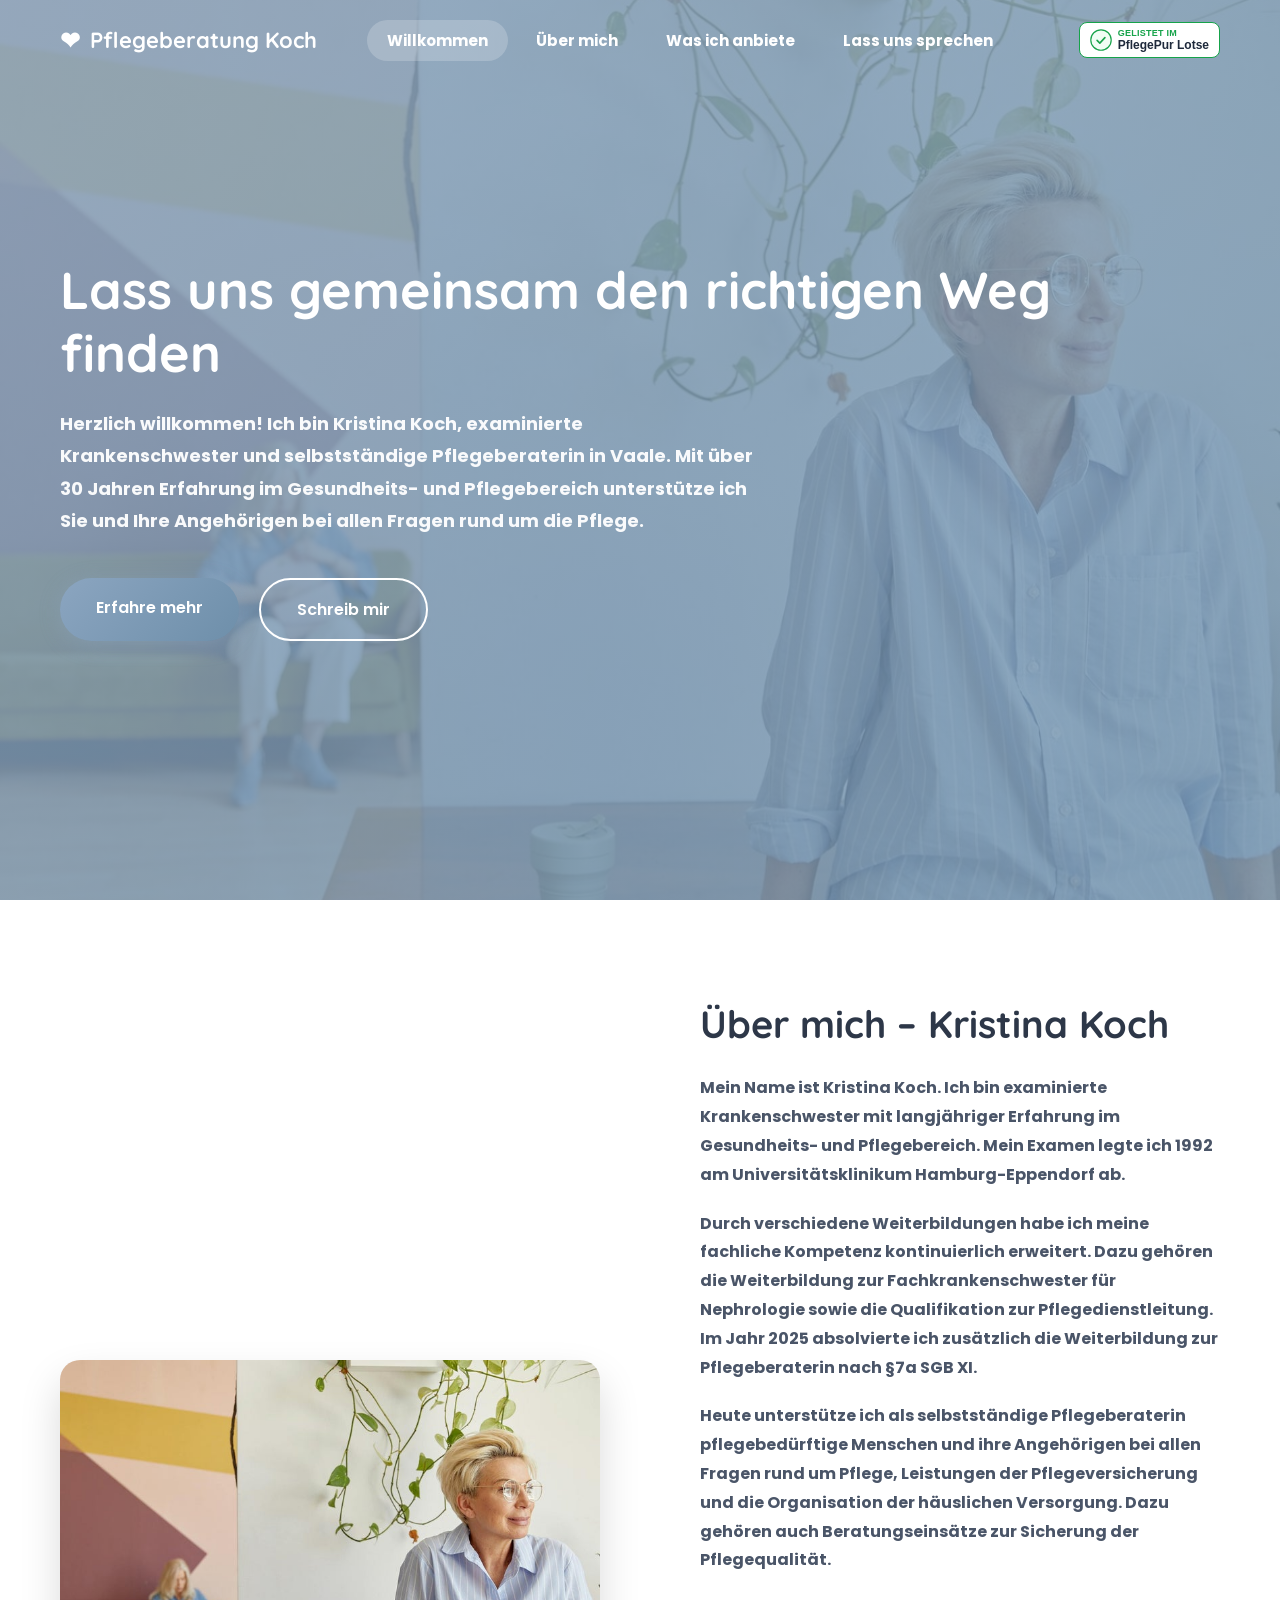
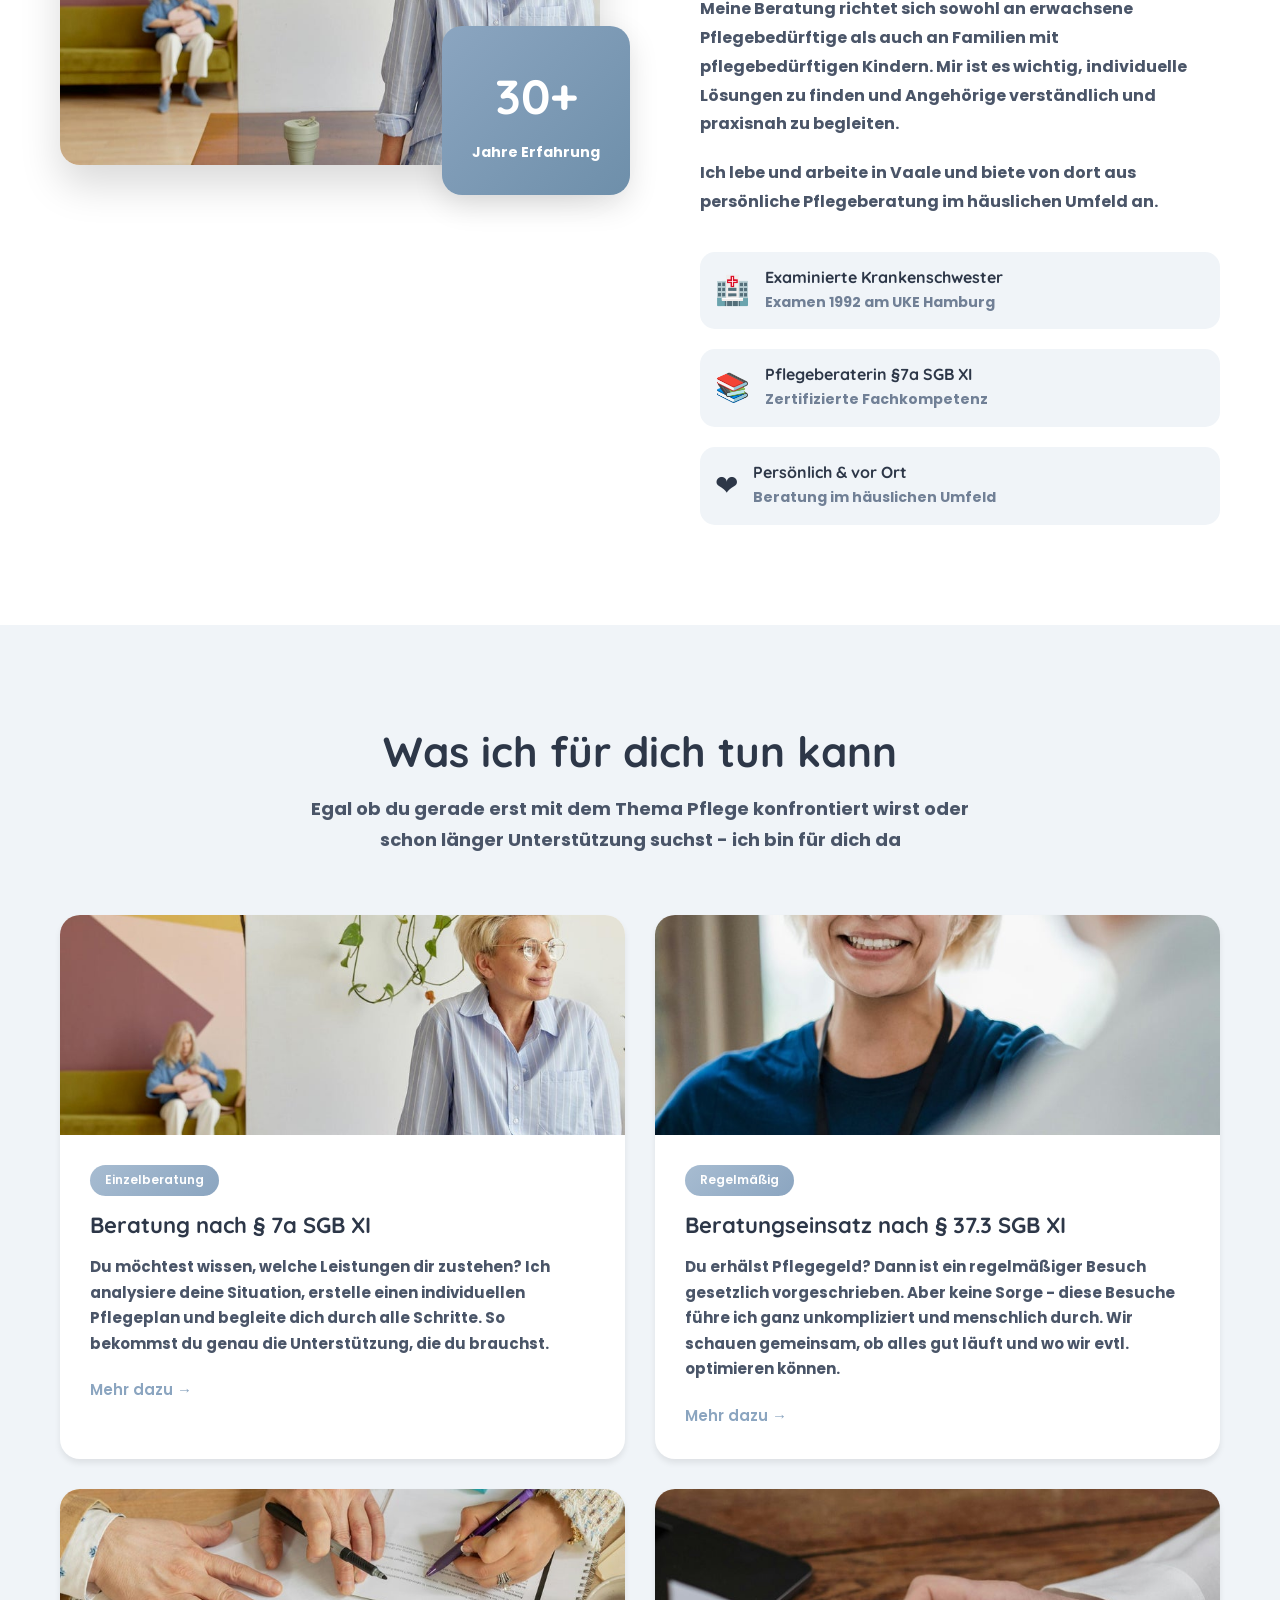
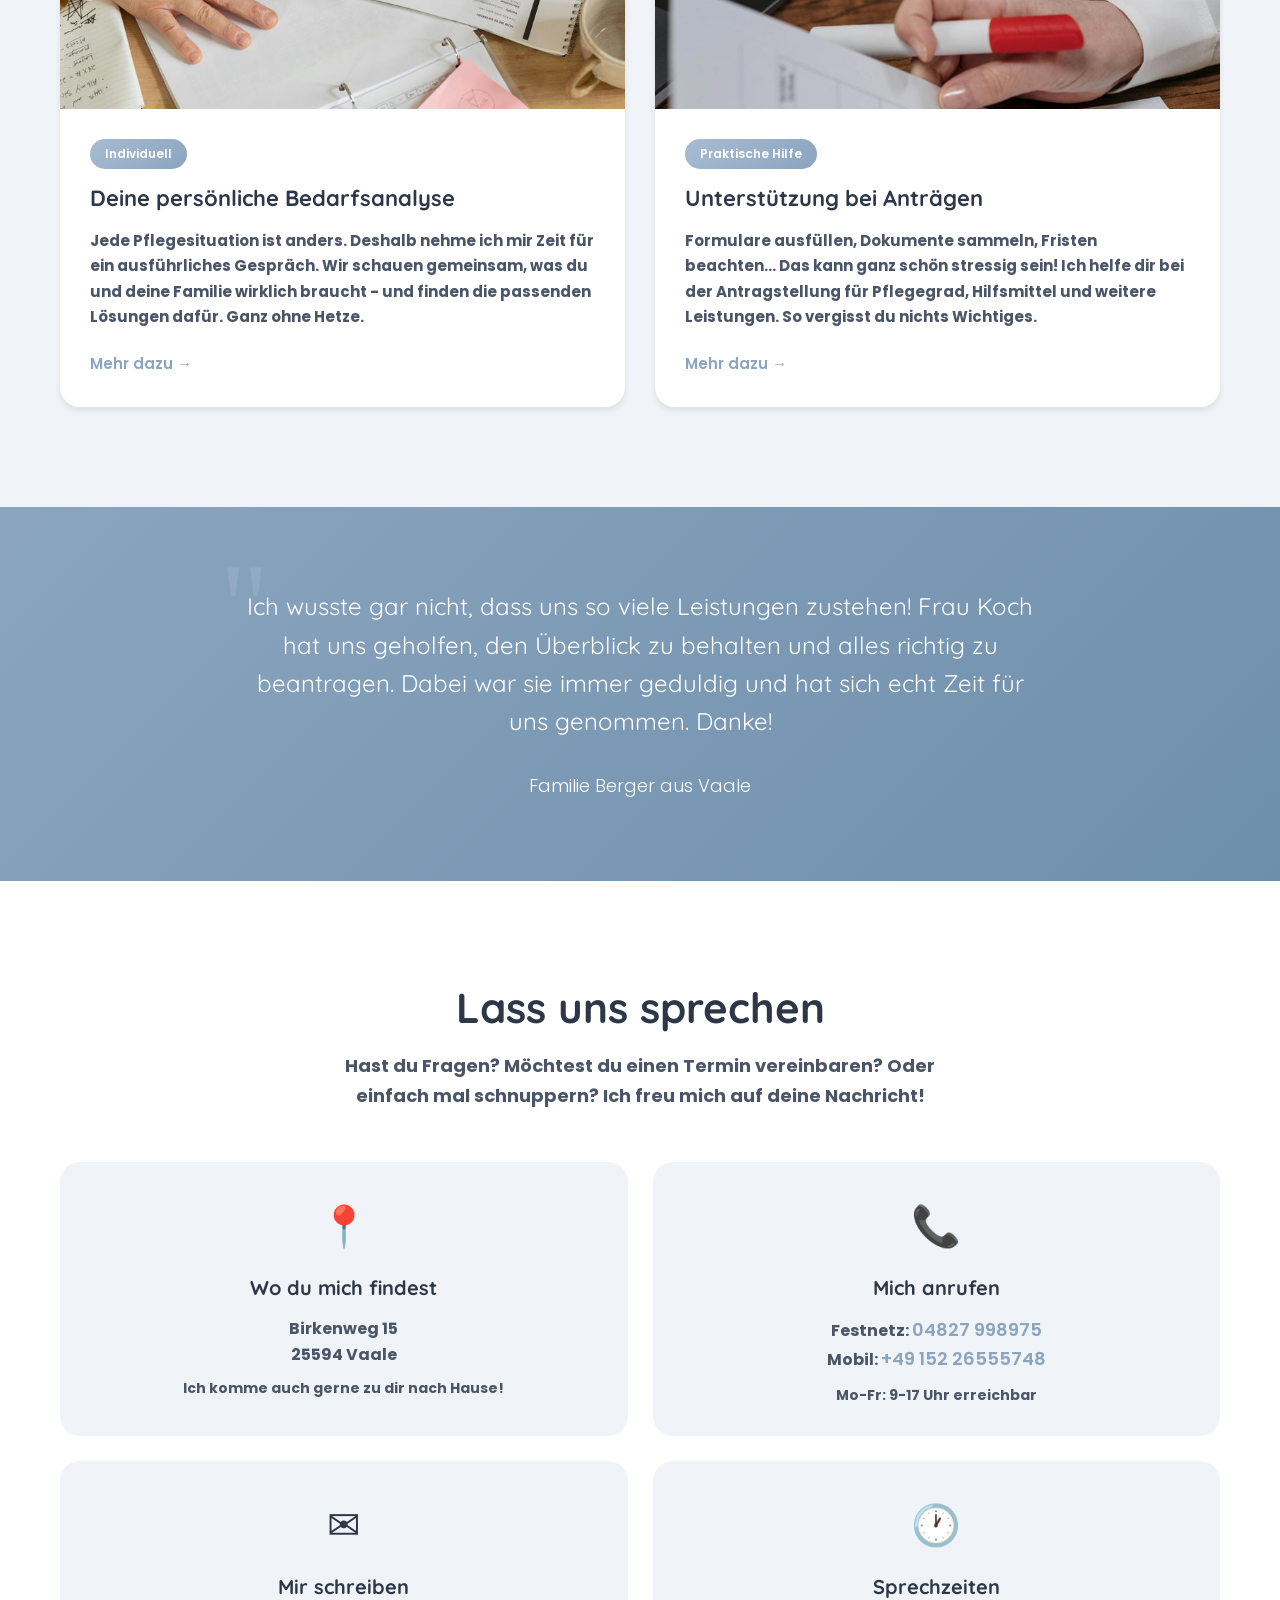
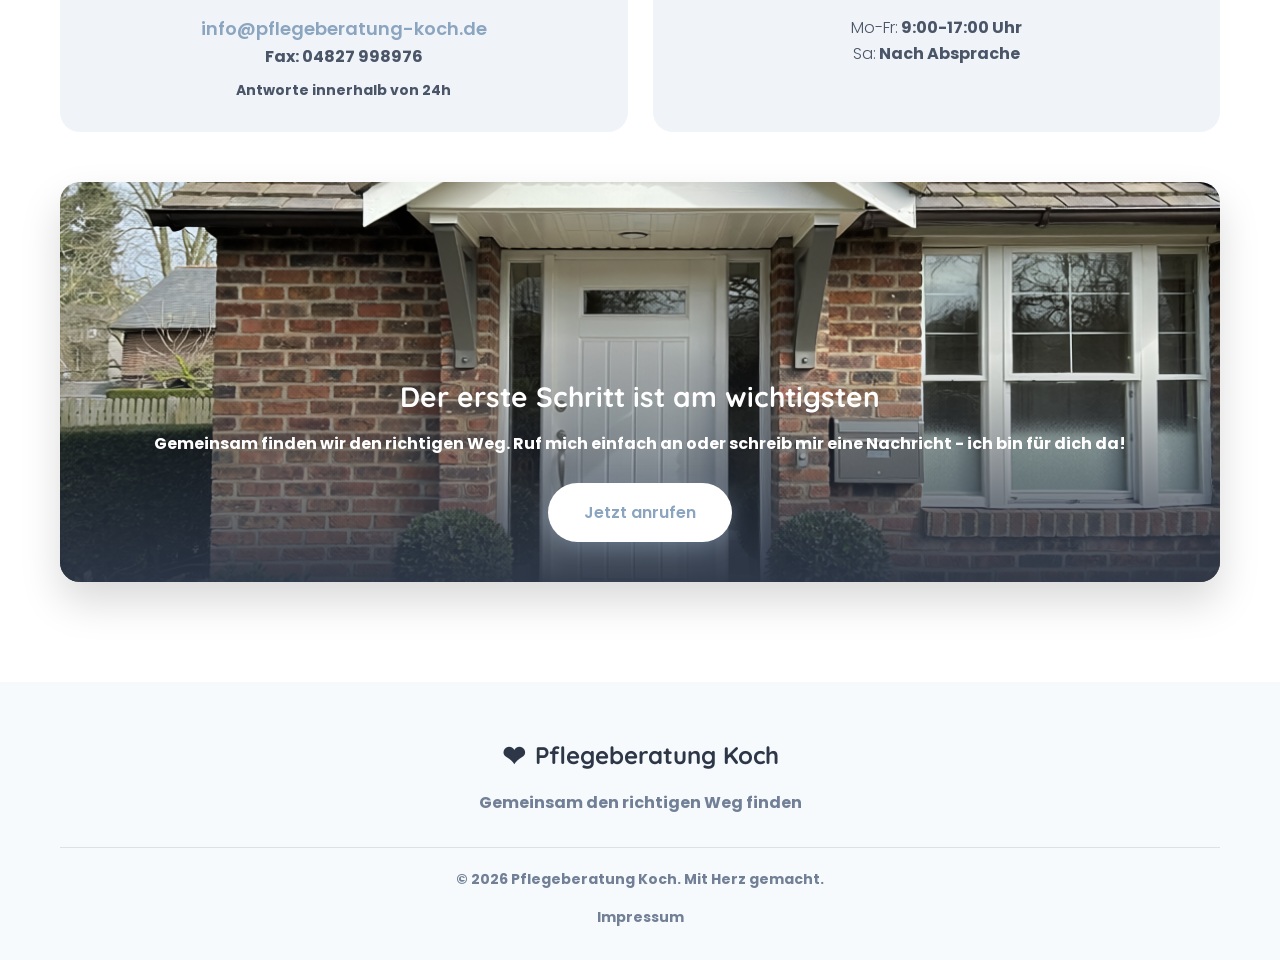
<file: index.html>
<!DOCTYPE html>
<html lang="de">
<head>
    <meta charset="UTF-8">
    <meta name="viewport" content="width=device-width, initial-scale=1.0">
    <meta name="description" content="Pflegeberatung Koch - Kristina Koch, examinierte Krankenschwester und Pflegeberaterin nach §7a SGB XI in Vaale. Persönliche Pflegeberatung im häuslichen Umfeld.">
    <meta name="keywords" content="Pflegeberatung, Vaale, SGB XI, Pflegegrad, persönliche Pflegeberatung, einfühlsame Beratung">
    <title>Pflegeberatung Koch | Gemeinsam den richtigen Weg finden</title>
    <link rel="stylesheet" href="styles.css">
</head>
<body>
    <header class="header" id="header">
        <div class="header-container">
            <a href="#home" class="logo">
                <span class="logo-icon">❤</span>
                <span class="logo-text">Pflegeberatung Koch</span>
            </a>
            <button class="nav-toggle" id="navToggle" aria-label="Menü öffnen">
                <span></span>
                <span></span>
                <span></span>
            </button>
            <ul class="nav-menu" id="navMenu">
                <li><a href="#home" class="nav-link active">Willkommen</a></li>
                <li><a href="#ueber-mich" class="nav-link">Über mich</a></li>
                <li><a href="#was-ich-anbiete" class="nav-link">Was ich anbiete</a></li>
                <li><a href="#lass-uns-sprechen" class="nav-link">Lass uns sprechen</a></li>
            </ul>
            <a href="https://lotse.pflegepur.com" target="_blank" rel="noopener" class="nav-lotse-badge" style="display:inline-flex;align-items:center;gap:6px;background:#fff;border:1.5px solid #16a34a;border-radius:8px;padding:5px 10px;text-decoration:none;font-family:-apple-system,BlinkMacSystemFont,'Segoe UI',Roboto,sans-serif;transition:box-shadow .2s;" onmouseover="this.style.boxShadow='0 2px 8px rgba(22,163,74,.2)'" onmouseout="this.style.boxShadow='none'"><svg width="22" height="22" viewBox="0 0 28 28" fill="none"><circle cx="14" cy="14" r="13" fill="#f0fdf4" stroke="#16a34a" stroke-width="1.5"/><path d="M9 14.5L12.5 18L19 11" stroke="#16a34a" stroke-width="2" stroke-linecap="round" stroke-linejoin="round"/></svg><span style="display:flex;flex-direction:column;line-height:1.15;"><span style="font-size:9px;color:#16a34a;font-weight:700;letter-spacing:.03em;">GELISTET IM</span><span style="font-size:12px;color:#1e293b;font-weight:600;">PflegePur Lotse</span></span></a>
        </div>
    </header>

    <section class="hero" id="home">
        <div class="hero-overlay"></div>
        <div class="hero-content">
            <h1 class="hero-title">Lass uns gemeinsam den richtigen Weg finden</h1>
            <p class="hero-text">Herzlich willkommen! Ich bin Kristina Koch, examinierte Krankenschwester und selbstständige Pflegeberaterin in Vaale. Mit über 30 Jahren Erfahrung im Gesundheits- und Pflegebereich unterstütze ich Sie und Ihre Angehörigen bei allen Fragen rund um die Pflege.</p>
            <div class="hero-buttons">
                <a href="#was-ich-anbiete" class="btn btn-primary">Erfahre mehr</a>
                <a href="#lass-uns-sprechen" class="btn btn-outline">Schreib mir</a>
            </div>
        </div>
    </section>

    <section class="intro" id="ueber-mich">
        <div class="container">
            <div class="intro-wrapper">
                <div class="intro-image">
                    <img src="images/service1.jpg" alt="Kristina Koch - Pflegeberaterin">
                    <div class="intro-badge">
                        <span class="badge-number">30+</span>
                        <span class="badge-text">Jahre Erfahrung</span>
                    </div>
                </div>
                <div class="intro-content">
                    <h2 class="intro-title">Über mich – Kristina Koch</h2>
                    <p class="intro-text">Mein Name ist Kristina Koch. Ich bin examinierte Krankenschwester mit langjähriger Erfahrung im Gesundheits- und Pflegebereich. Mein Examen legte ich 1992 am Universitätsklinikum Hamburg-Eppendorf ab.</p>
                    
                    <p class="intro-text">Durch verschiedene Weiterbildungen habe ich meine fachliche Kompetenz kontinuierlich erweitert. Dazu gehören die Weiterbildung zur Fachkrankenschwester für Nephrologie sowie die Qualifikation zur Pflegedienstleitung. Im Jahr 2025 absolvierte ich zusätzlich die Weiterbildung zur Pflegeberaterin nach §7a SGB XI.</p>
                    
                    <p class="intro-text">Heute unterstütze ich als selbstständige Pflegeberaterin pflegebedürftige Menschen und ihre Angehörigen bei allen Fragen rund um Pflege, Leistungen der Pflegeversicherung und die Organisation der häuslichen Versorgung. Dazu gehören auch Beratungseinsätze zur Sicherung der Pflegequalität.</p>
                    
                    <p class="intro-text">Meine Beratung richtet sich sowohl an erwachsene Pflegebedürftige als auch an Familien mit pflegebedürftigen Kindern. Mir ist es wichtig, individuelle Lösungen zu finden und Angehörige verständlich und praxisnah zu begleiten.</p>
                    
                    <p class="intro-text">Ich lebe und arbeite in Vaale und biete von dort aus persönliche Pflegeberatung im häuslichen Umfeld an.</p>
                    
                    <div class="intro-features">
                        <div class="feature-box">
                            <span class="feature-icon">🏥</span>
                            <div>
                                <h4>Examinierte Krankenschwester</h4>
                                <p>Examen 1992 am UKE Hamburg</p>
                            </div>
                        </div>
                        <div class="feature-box">
                            <span class="feature-icon">📚</span>
                            <div>
                                <h4>Pflegeberaterin §7a SGB XI</h4>
                                <p>Zertifizierte Fachkompetenz</p>
                            </div>
                        </div>
                        <div class="feature-box">
                            <span class="feature-icon">❤</span>
                            <div>
                                <h4>Persönlich & vor Ort</h4>
                                <p>Beratung im häuslichen Umfeld</p>
                            </div>
                        </div>
                    </div>
                </div>
            </div>
        </div>
    </section>

    <section class="services" id="was-ich-anbiete">
        <div class="container">
            <div class="section-header">
                <h2 class="section-title">Was ich für dich tun kann</h2>
                <p class="section-subtitle">Egal ob du gerade erst mit dem Thema Pflege konfrontiert wirst oder schon länger Unterstützung suchst - ich bin für dich da</p>
            </div>
            
            <div class="services-grid">
                <div class="service-card">
                    <div class="service-image">
                        <img src="images/service1.jpg" alt="Pflegeberatung">
                    </div>
                    <div class="service-body">
                        <span class="service-badge">Einzelberatung</span>
                        <h3 class="service-title">Beratung nach § 7a SGB XI</h3>
                        <p class="service-text">Du möchtest wissen, welche Leistungen dir zustehen? Ich analysiere deine Situation, erstelle einen individuellen Pflegeplan und begleite dich durch alle Schritte. So bekommst du genau die Unterstützung, die du brauchst.</p>
                        <a href="#lass-uns-sprechen" class="service-link">Mehr dazu →</a>
                    </div>
                </div>

                <div class="service-card">
                    <div class="service-image">
                        <img src="images/service2.jpg" alt="Beratungseinsatz">
                    </div>
                    <div class="service-body">
                        <span class="service-badge">Regelmäßig</span>
                        <h3 class="service-title">Beratungseinsatz nach § 37.3 SGB XI</h3>
                        <p class="service-text">Du erhälst Pflegegeld? Dann ist ein regelmäßiger Besuch gesetzlich vorgeschrieben. Aber keine Sorge - diese Besuche führe ich ganz unkompliziert und menschlich durch. Wir schauen gemeinsam, ob alles gut läuft und wo wir evtl. optimieren können.</p>
                        <a href="#lass-uns-sprechen" class="service-link">Mehr dazu →</a>
                    </div>
                </div>

                <div class="service-card">
                    <div class="service-image">
                        <img src="images/service3.jpg" alt="Bedarfsanalyse">
                    </div>
                    <div class="service-body">
                        <span class="service-badge">Individuell</span>
                        <h3 class="service-title">Deine persönliche Bedarfsanalyse</h3>
                        <p class="service-text">Jede Pflegesituation ist anders. Deshalb nehme ich mir Zeit für ein ausführliches Gespräch. Wir schauen gemeinsam, was du und deine Familie wirklich braucht - und finden die passenden Lösungen dafür. Ganz ohne Hetze.</p>
                        <a href="#lass-uns-sprechen" class="service-link">Mehr dazu →</a>
                    </div>
                </div>

                <div class="service-card">
                    <div class="service-image">
                        <img src="images/service4.jpg" alt="Antragsunterstützung">
                    </div>
                    <div class="service-body">
                        <span class="service-badge">Praktische Hilfe</span>
                        <h3 class="service-title">Unterstützung bei Anträgen</h3>
                        <p class="service-text">Formulare ausfüllen, Dokumente sammeln, Fristen beachten... Das kann ganz schön stressig sein! Ich helfe dir bei der Antragstellung für Pflegegrad, Hilfsmittel und weitere Leistungen. So vergisst du nichts Wichtiges.</p>
                        <a href="#lass-uns-sprechen" class="service-link">Mehr dazu →</a>
                    </div>
                </div>
            </div>
        </div>
    </section>

    <section class="testimonial">
        <div class="container">
            <div class="testimonial-content">
                <div class="testimonial-icon">"</div>
                <p class="testimonial-quote">Ich wusste gar nicht, dass uns so viele Leistungen zustehen! Frau Koch hat uns geholfen, den Überblick zu behalten und alles richtig zu beantragen. Dabei war sie immer geduldig und hat sich echt Zeit für uns genommen. Danke!</p>
                <div class="testimonial-author">
                    <strong>Familie Berger aus Vaale</strong>
                </div>
            </div>
        </div>
    </section>

    <section class="contact" id="lass-uns-sprechen">
        <div class="container">
            <div class="contact-header">
                <h2 class="contact-title">Lass uns sprechen</h2>
                <p class="contact-subtitle">Hast du Fragen? Möchtest du einen Termin vereinbaren? Oder einfach mal schnuppern? Ich freu mich auf deine Nachricht!</p>
            </div>
            
            <div class="contact-grid">
                <div class="contact-card">
                    <div class="card-icon">📍</div>
                    <h3>Wo du mich findest</h3>
                    <p>Birkenweg 15<br>25594 Vaale</p>
                    <p class="card-note">Ich komme auch gerne zu dir nach Hause!</p>
                </div>
                
                <div class="contact-card">
                    <div class="card-icon">📞</div>
                    <h3>Mich anrufen</h3>
                    <p>Festnetz: <a href="tel:+494827998975">04827 998975</a></p>
                    <p>Mobil: <a href="tel:+4915226555748">+49 152 26555748</a></p>
                    <p class="card-note">Mo-Fr: 9-17 Uhr erreichbar</p>
                </div>
                
                <div class="contact-card">
                    <div class="card-icon">✉</div>
                    <h3>Mir schreiben</h3>
                    <p><a href="mailto:info@pflegeberatung-koch.de">info@pflegeberatung-koch.de</a></p>
                    <p>Fax: 04827 998976</p>
                    <p class="card-note">Antworte innerhalb von 24h</p>
                </div>
                
                <div class="contact-card">
                    <div class="card-icon">🕐</div>
                    <h3>Sprechzeiten</h3>
                    <p>
                        <strong>Mo-Fr:</strong> 9:00-17:00 Uhr<br>
                        <strong>Sa:</strong> Nach Absprache
                    </p>
                </div>
            </div>
            
            <div class="contact-image-section">
                <img src="images/haus.png" alt="Pflegeberatung Koch - Standort">
                <div class="contact-cta">
                    <h3>Der erste Schritt ist am wichtigsten</h3>
                    <p>Gemeinsam finden wir den richtigen Weg. Ruf mich einfach an oder schreib mir eine Nachricht - ich bin für dich da!</p>
                    <a href="tel:+4915226555748" class="btn btn-primary">Jetzt anrufen</a>
                </div>
            </div>
        </div>
    </section>

    <footer class="footer">
        <div class="container">
            <div class="footer-top">
                <div class="footer-brand">
                    <span class="footer-icon">❤</span>
                    <span class="footer-name">Pflegeberatung Koch</span>
                </div>
                <p class="footer-tagline">Gemeinsam den richtigen Weg finden</p>
            </div>
            <div class="footer-bottom">
                <p>&copy; 2026 Pflegeberatung Koch. Mit Herz gemacht.</p>
                <div class="footer-links">
                    <a href="impressum.html">Impressum</a>
                </div>
            </div>
        </div>
    </footer>

    <script>
        // Smooth scrolling
        document.querySelectorAll('a[href^="#"]').forEach(anchor => {
            anchor.addEventListener('click', function (e) {
                e.preventDefault();
                const target = document.querySelector(this.getAttribute('href'));
                if (target) {
                    target.scrollIntoView({
                        behavior: 'smooth',
                        block: 'start'
                    });
                }
                navMenu.classList.remove('active');
            });
        });

        // Mobile menu
        const navToggle = document.getElementById('navToggle');
        const navMenu = document.getElementById('navMenu');

        navToggle.addEventListener('click', () => {
            navMenu.classList.toggle('active');
        });

        // Header scroll effect
        window.addEventListener('scroll', () => {
            const header = document.getElementById('header');
            if (window.scrollY > 50) {
                header.classList.add('scrolled');
            } else {
                header.classList.remove('scrolled');
            }
        });

        // Active navigation
        window.addEventListener('scroll', () => {
            const sections = document.querySelectorAll('section[id]');
            const scrollY = window.pageYOffset;

            sections.forEach(section => {
                const sectionHeight = section.offsetHeight;
                const sectionTop = section.offsetTop - 100;
                const sectionId = section.getAttribute('id');
                const navLink = document.querySelector(`.nav-link[href="#${sectionId}"]`);

                if (navLink) {
                    if (scrollY > sectionTop && scrollY <= sectionTop + sectionHeight) {
                        navLink.classList.add('active');
                    } else {
                        navLink.classList.remove('active');
                    }
                }
            });
        });
    </script>
</body>
</html>
</file>
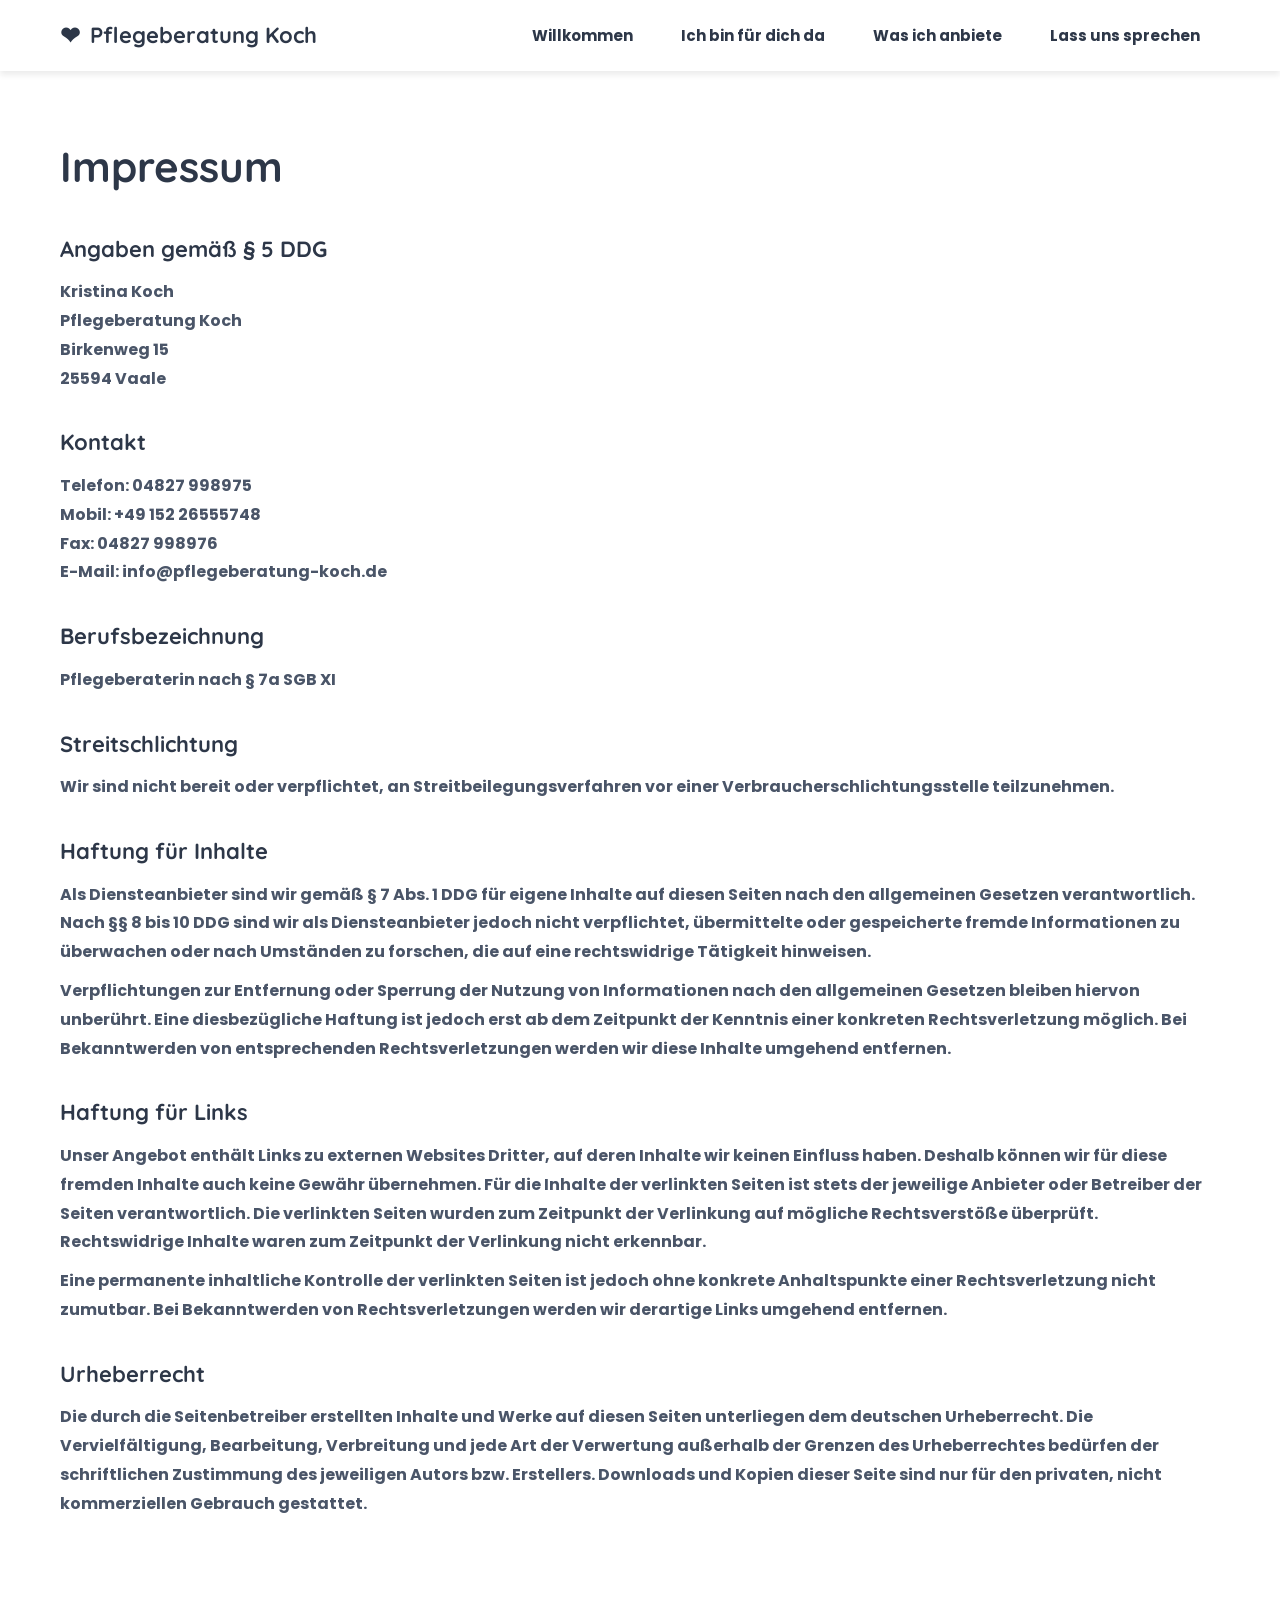
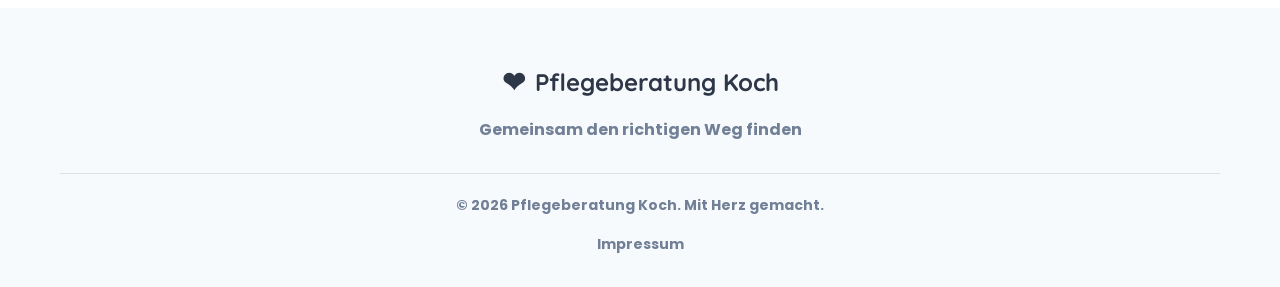
<file: impressum.html>
<!DOCTYPE html>
<html lang="de">
<head>
    <meta charset="UTF-8">
    <meta name="viewport" content="width=device-width, initial-scale=1.0">
    <meta name="robots" content="noindex, nofollow">
    <title>Impressum | Pflegeberatung Koch</title>
    <link rel="stylesheet" href="styles.css">
</head>
<body>
    <header class="header scrolled" id="header">
        <div class="header-container">
            <a href="index.html" class="logo">
                <span class="logo-icon">❤</span>
                <span class="logo-text">Pflegeberatung Koch</span>
            </a>
            <button class="nav-toggle" id="navToggle" aria-label="Menü öffnen">
                <span></span>
                <span></span>
                <span></span>
            </button>
            <ul class="nav-menu" id="navMenu">
                <li><a href="index.html#home" class="nav-link">Willkommen</a></li>
                <li><a href="index.html#ich-bin-fuer-dich-da" class="nav-link">Ich bin für dich da</a></li>
                <li><a href="index.html#was-ich-anbiete" class="nav-link">Was ich anbiete</a></li>
                <li><a href="index.html#lass-uns-sprechen" class="nav-link">Lass uns sprechen</a></li>
            </ul>
        </div>
    </header>

    <section class="legal-page">
        <div class="container">
            <h1>Impressum</h1>

            <h2>Angaben gemäß § 5 DDG</h2>
            <p>
                Kristina Koch<br>
                Pflegeberatung Koch<br>
                Birkenweg 15<br>
                25594 Vaale
            </p>

            <h2>Kontakt</h2>
            <p>
                Telefon: 04827 998975<br>
                Mobil: +49 152 26555748<br>
                Fax: 04827 998976<br>
                E-Mail: info@pflegeberatung-koch.de
            </p>

            <h2>Berufsbezeichnung</h2>
            <p>
                Pflegeberaterin nach § 7a SGB XI
            </p>

            <h2>Streitschlichtung</h2>
            <p>
                Wir sind nicht bereit oder verpflichtet, an Streitbeilegungsverfahren vor einer Verbraucherschlichtungsstelle teilzunehmen.
            </p>

            <h2>Haftung für Inhalte</h2>
            <p>
                Als Diensteanbieter sind wir gemäß § 7 Abs. 1 DDG für eigene Inhalte auf diesen Seiten nach den allgemeinen Gesetzen verantwortlich. Nach §§ 8 bis 10 DDG sind wir als Diensteanbieter jedoch nicht verpflichtet, übermittelte oder gespeicherte fremde Informationen zu überwachen oder nach Umständen zu forschen, die auf eine rechtswidrige Tätigkeit hinweisen.
            </p>
            <p>
                Verpflichtungen zur Entfernung oder Sperrung der Nutzung von Informationen nach den allgemeinen Gesetzen bleiben hiervon unberührt. Eine diesbezügliche Haftung ist jedoch erst ab dem Zeitpunkt der Kenntnis einer konkreten Rechtsverletzung möglich. Bei Bekanntwerden von entsprechenden Rechtsverletzungen werden wir diese Inhalte umgehend entfernen.
            </p>

            <h2>Haftung für Links</h2>
            <p>
                Unser Angebot enthält Links zu externen Websites Dritter, auf deren Inhalte wir keinen Einfluss haben. Deshalb können wir für diese fremden Inhalte auch keine Gewähr übernehmen. Für die Inhalte der verlinkten Seiten ist stets der jeweilige Anbieter oder Betreiber der Seiten verantwortlich. Die verlinkten Seiten wurden zum Zeitpunkt der Verlinkung auf mögliche Rechtsverstöße überprüft. Rechtswidrige Inhalte waren zum Zeitpunkt der Verlinkung nicht erkennbar.
            </p>
            <p>
                Eine permanente inhaltliche Kontrolle der verlinkten Seiten ist jedoch ohne konkrete Anhaltspunkte einer Rechtsverletzung nicht zumutbar. Bei Bekanntwerden von Rechtsverletzungen werden wir derartige Links umgehend entfernen.
            </p>

            <h2>Urheberrecht</h2>
            <p>
                Die durch die Seitenbetreiber erstellten Inhalte und Werke auf diesen Seiten unterliegen dem deutschen Urheberrecht. Die Vervielfältigung, Bearbeitung, Verbreitung und jede Art der Verwertung außerhalb der Grenzen des Urheberrechtes bedürfen der schriftlichen Zustimmung des jeweiligen Autors bzw. Erstellers. Downloads und Kopien dieser Seite sind nur für den privaten, nicht kommerziellen Gebrauch gestattet.
            </p>
        </div>
    </section>

    <footer class="footer">
        <div class="container">
            <div class="footer-top">
                <div class="footer-brand">
                    <span class="footer-icon">❤</span>
                    <span class="footer-name">Pflegeberatung Koch</span>
                </div>
                <p class="footer-tagline">Gemeinsam den richtigen Weg finden</p>
            </div>
            <div class="footer-bottom">
                <p>&copy; 2026 Pflegeberatung Koch. Mit Herz gemacht.</p>
                <div class="footer-links">
                    <a href="impressum.html">Impressum</a>
                </div>
            </div>
        </div>
    </footer>

    <script>
        // Mobile Navigation Toggle
        const navToggle = document.getElementById('navToggle');
        const navMenu = document.getElementById('navMenu');
        if (navToggle) {
            navToggle.addEventListener('click', () => {
                navMenu.classList.toggle('active');
            });
        }
    </script>
</body>
</html>
</file>
<file: styles.css>
/* Farbschema: Sanftes Blau-Grau – passend zur Visitenkarte */

/* Lokale Fonts - DSGVO-konform */
@font-face {
    font-family: 'Poppins';
    font-style: normal;
    font-weight: 300;
    font-display: swap;
    src: url('fonts/poppins-300.woff2') format('woff2');
}

@font-face {
    font-family: 'Poppins';
    font-style: normal;
    font-weight: 400;
    font-display: swap;
    src: url('fonts/poppins-400.woff2') format('woff2');
}

@font-face {
    font-family: 'Poppins';
    font-style: normal;
    font-weight: 600;
    font-display: swap;
    src: url('fonts/poppins-600.woff2') format('woff2');
}

@font-face {
    font-family: 'Poppins';
    font-style: normal;
    font-weight: 700;
    font-display: swap;
    src: url('fonts/poppins-700.woff2') format('woff2');
}

@font-face {
    font-family: 'Quicksand';
    font-style: normal;
    font-weight: 400;
    font-display: swap;
    src: url('fonts/quicksand-latin.woff2') format('woff2');
    unicode-range: U+0000-00FF, U+0131, U+0152-0153, U+02BB-02BC, U+02C6, U+02DA, U+02DC, U+0304, U+0308, U+0329, U+2000-206F, U+20AC, U+2122, U+2191, U+2193, U+2212, U+2215, U+FEFF, U+FFFD;
}

@font-face {
    font-family: 'Quicksand';
    font-style: normal;
    font-weight: 500;
    font-display: swap;
    src: url('fonts/quicksand-latin.woff2') format('woff2');
    unicode-range: U+0000-00FF, U+0131, U+0152-0153, U+02BB-02BC, U+02C6, U+02DA, U+02DC, U+0304, U+0308, U+0329, U+2000-206F, U+20AC, U+2122, U+2191, U+2193, U+2212, U+2215, U+FEFF, U+FFFD;
}

@font-face {
    font-family: 'Quicksand';
    font-style: normal;
    font-weight: 600;
    font-display: swap;
    src: url('fonts/quicksand-latin.woff2') format('woff2');
    unicode-range: U+0000-00FF, U+0131, U+0152-0153, U+02BB-02BC, U+02C6, U+02DA, U+02DC, U+0304, U+0308, U+0329, U+2000-206F, U+20AC, U+2122, U+2191, U+2193, U+2212, U+2215, U+FEFF, U+FFFD;
}

@font-face {
    font-family: 'Quicksand';
    font-style: normal;
    font-weight: 700;
    font-display: swap;
    src: url('fonts/quicksand-latin.woff2') format('woff2');
    unicode-range: U+0000-00FF, U+0131, U+0152-0153, U+02BB-02BC, U+02C6, U+02DA, U+02DC, U+0304, U+0308, U+0329, U+2000-206F, U+20AC, U+2122, U+2191, U+2193, U+2212, U+2215, U+FEFF, U+FFFD;
}

* {
    margin: 0;
    padding: 0;
    box-sizing: border-box;
}

:root {
    --primary-color: #8ba5c0;
    --primary-light: #a7bcd1;
    --primary-dark: #6e8faa;
    --secondary-color: #7caaab;
    --accent-color: #b8a9c9;
    --text-dark: #2d3748;
    --text-light: #4a5568;
    --text-muted: #718096;
    --bg-white: #ffffff;
    --bg-light: #f0f4f8;
    --bg-gray: #f7fafc;
    --shadow: 0 4px 6px rgba(0, 0, 0, 0.08);
    --shadow-lg: 0 10px 30px rgba(0, 0, 0, 0.12);
    --shadow-xl: 0 20px 40px rgba(0, 0, 0, 0.15);
    --transition: all 0.3s ease;
    --border-radius: 20px;
}

html {
    scroll-behavior: smooth;
}

body {
    font-family: 'Poppins', sans-serif;
    line-height: 1.7;
    color: var(--text-dark);
    font-size: 16px;
}

h1, h2, h3, h4, h5, h6 {
    font-family: 'Quicksand', sans-serif;
    font-weight: 700;
    line-height: 1.3;
    color: var(--text-dark);
}

.container {
    max-width: 1200px;
    margin: 0 auto;
    padding: 0 20px;
}

img {
    max-width: 100%;
    height: auto;
    display: block;
}

a {
    text-decoration: none;
    color: var(--primary-color);
    transition: var(--transition);
}

a:hover {
    color: var(--primary-dark);
}

/* Buttons */
.btn {
    display: inline-block;
    padding: 16px 36px;
    border-radius: 50px;
    font-weight: 600;
    font-size: 16px;
    cursor: pointer;
    transition: var(--transition);
    border: none;
    text-align: center;
}

.btn-primary {
    background: linear-gradient(135deg, var(--primary-color), var(--primary-dark));
    color: var(--bg-white);
    box-shadow: 0 4px 20px rgba(139, 165, 192, 0.4);
}

.btn-primary:hover {
    transform: translateY(-3px);
    box-shadow: 0 8px 30px rgba(139, 165, 192, 0.5);
}

.btn-outline {
    background-color: transparent;
    color: var(--bg-white);
    border: 2px solid var(--bg-white);
}

.btn-outline:hover {
    background-color: var(--bg-white);
    color: var(--primary-color);
}

/* Header */
.header {
    position: fixed;
    top: 0;
    left: 0;
    right: 0;
    background: transparent;
    z-index: 1000;
    transition: var(--transition);
    padding: 20px 0;
}

.header.scrolled {
    background: var(--bg-white);
    box-shadow: var(--shadow);
    padding: 15px 0;
}

.header-container {
    max-width: 1200px;
    margin: 0 auto;
    padding: 0 20px;
    display: flex;
    justify-content: space-between;
    align-items: center;
}

.logo {
    display: flex;
    align-items: center;
    gap: 10px;
    color: var(--bg-white);
    font-family: 'Quicksand', sans-serif;
    font-size: 22px;
    font-weight: 700;
}

.header.scrolled .logo {
    color: var(--text-dark);
}

.logo-icon {
    font-size: 24px;
}

.logo:hover {
    transform: scale(1.05);
}

.nav-menu {
    display: flex;
    list-style: none;
    gap: 8px;
}

.nav-link {
    color: var(--bg-white);
    font-weight: 500;
    padding: 10px 20px;
    border-radius: 25px;
    font-size: 15px;
}

.header.scrolled .nav-link {
    color: var(--text-dark);
}

.nav-link:hover,
.nav-link.active {
    background-color: rgba(255, 255, 255, 0.2);
    color: var(--bg-white);
}

.header.scrolled .nav-link:hover,
.header.scrolled .nav-link.active {
    background-color: var(--primary-color);
    color: var(--bg-white);
}

.nav-toggle {
    display: none;
    flex-direction: column;
    gap: 5px;
    background: none;
    border: none;
    cursor: pointer;
    padding: 10px;
}

.nav-toggle span {
    width: 25px;
    height: 3px;
    background-color: var(--bg-white);
    border-radius: 3px;
    transition: var(--transition);
}

.header.scrolled .nav-toggle span {
    background-color: var(--text-dark);
}

/* Hero */
.hero {
    position: relative;
    min-height: 100vh;
    display: flex;
    align-items: center;
    background-image: url('images/hero.jpg');
    background-size: cover;
    background-position: center;
    background-attachment: fixed;
}

.hero-overlay {
    position: absolute;
    top: 0;
    left: 0;
    right: 0;
    bottom: 0;
    background: linear-gradient(135deg, rgba(139, 165, 192, 0.88), rgba(110, 143, 170, 0.80));
}

.hero-content {
    position: relative;
    z-index: 1;
    max-width: 1200px;
    margin: 0 auto;
    padding: 0 20px;
    color: var(--bg-white);
}

.hero-title {
    font-size: 52px;
    margin-bottom: 24px;
    color: var(--bg-white);
    line-height: 1.2;
    animation: fadeInUp 1s ease;
}

.hero-text {
    font-size: 18px;
    line-height: 1.8;
    max-width: 700px;
    margin-bottom: 40px;
    color: rgba(255, 255, 255, 0.95);
    animation: fadeInUp 1s ease 0.2s;
    animation-fill-mode: backwards;
}

.hero-buttons {
    display: flex;
    gap: 20px;
    flex-wrap: wrap;
    animation: fadeInUp 1s ease 0.4s;
    animation-fill-mode: backwards;
}

@keyframes fadeInUp {
    from {
        opacity: 0;
        transform: translateY(30px);
    }
    to {
        opacity: 1;
        transform: translateY(0);
    }
}

/* Sections */
section {
    padding: 100px 0;
}

.section-header {
    text-align: center;
    margin-bottom: 60px;
}

.section-title {
    font-size: 42px;
    margin-bottom: 15px;
}

.section-subtitle {
    font-size: 18px;
    color: var(--text-light);
    max-width: 700px;
    margin: 0 auto;
    line-height: 1.7;
}

/* Intro Section */
.intro {
    background-color: var(--bg-white);
}

.intro-wrapper {
    display: grid;
    grid-template-columns: 1fr 1fr;
    gap: 80px;
    align-items: center;
}

.intro-image {
    position: relative;
}

.intro-image img {
    border-radius: 20px;
    box-shadow: var(--shadow-xl);
}

.intro-badge {
    position: absolute;
    bottom: -30px;
    right: -30px;
    background: linear-gradient(135deg, var(--primary-color), var(--primary-dark));
    color: var(--bg-white);
    padding: 30px;
    border-radius: 20px;
    text-align: center;
    box-shadow: var(--shadow-lg);
}

.badge-number {
    display: block;
    font-size: 48px;
    font-weight: 700;
    font-family: 'Quicksand', sans-serif;
}

.badge-text {
    font-size: 14px;
    font-weight: 500;
}

.intro-content {
    padding-left: 20px;
}

.intro-title {
    font-size: 38px;
    margin-bottom: 25px;
    color: var(--text-dark);
}

.intro-text {
    font-size: 16px;
    line-height: 1.8;
    color: var(--text-light);
    margin-bottom: 20px;
}

.intro-features {
    margin-top: 35px;
    display: flex;
    flex-direction: column;
    gap: 20px;
}

.feature-box {
    display: flex;
    gap: 15px;
    align-items: center;
    padding: 15px;
    background-color: var(--bg-light);
    border-radius: 15px;
    transition: var(--transition);
}

.feature-box:hover {
    transform: translateX(10px);
    box-shadow: var(--shadow);
}

.feature-icon {
    font-size: 28px;
    flex-shrink: 0;
}

.feature-box h4 {
    font-size: 16px;
    margin-bottom: 3px;
    color: var(--text-dark);
}

.feature-box p {
    font-size: 14px;
    color: var(--text-muted);
    margin: 0;
}

/* Services */
.services {
    background-color: var(--bg-light);
}

.services-grid {
    display: grid;
    grid-template-columns: repeat(2, 1fr);
    gap: 30px;
}

.service-card {
    background-color: var(--bg-white);
    border-radius: 20px;
    overflow: hidden;
    box-shadow: var(--shadow);
    transition: var(--transition);
}

.service-card:hover {
    transform: translateY(-10px);
    box-shadow: var(--shadow-xl);
}

.service-image {
    width: 100%;
    height: 220px;
    overflow: hidden;
}

.service-image img {
    width: 100%;
    height: 100%;
    object-fit: cover;
    transition: var(--transition);
}

.service-card:hover .service-image img {
    transform: scale(1.1);
}

.service-body {
    padding: 30px;
}

.service-badge {
    display: inline-block;
    background: linear-gradient(135deg, var(--primary-light), var(--primary-color));
    color: var(--bg-white);
    padding: 5px 15px;
    border-radius: 20px;
    font-size: 12px;
    font-weight: 600;
    margin-bottom: 15px;
}

.service-title {
    font-size: 22px;
    margin-bottom: 15px;
    color: var(--text-dark);
}

.service-text {
    color: var(--text-light);
    line-height: 1.7;
    margin-bottom: 20px;
    font-size: 15px;
}

.service-link {
    color: var(--primary-color);
    font-weight: 600;
    font-size: 15px;
}

.service-link:hover {
    color: var(--primary-dark);
}

/* Testimonial */
.testimonial {
    background: linear-gradient(135deg, var(--primary-color), var(--primary-dark));
    color: var(--bg-white);
    padding: 80px 20px;
}

.testimonial-content {
    max-width: 800px;
    margin: 0 auto;
    text-align: center;
    position: relative;
}

.testimonial-icon {
    font-size: 120px;
    line-height: 1;
    position: absolute;
    top: -40px;
    left: -20px;
    opacity: 0.1;
    font-family: Georgia, serif;
}

.testimonial-quote {
    font-size: 24px;
    font-family: 'Quicksand', sans-serif;
    line-height: 1.6;
    margin-bottom: 30px;
    position: relative;
    z-index: 1;
}

.testimonial-author {
    font-size: 18px;
    font-weight: 600;
}

/* Contact */
.contact {
    background-color: var(--bg-white);
}

.contact-header {
    text-align: center;
    margin-bottom: 50px;
}

.contact-title {
    font-size: 42px;
    margin-bottom: 15px;
}

.contact-subtitle {
    font-size: 18px;
    color: var(--text-light);
    max-width: 600px;
    margin: 0 auto;
}

.contact-grid {
    display: grid;
    grid-template-columns: repeat(2, 1fr);
    gap: 25px;
    margin-bottom: 50px;
}

.contact-card {
    background-color: var(--bg-light);
    padding: 30px;
    border-radius: 20px;
    text-align: center;
    transition: var(--transition);
}

.contact-card:hover {
    box-shadow: var(--shadow);
    transform: translateY(-5px);
}

.card-icon {
    font-size: 40px;
    margin-bottom: 15px;
}

.contact-card h3 {
    font-size: 20px;
    margin-bottom: 15px;
    color: var(--text-dark);
}

.contact-card p {
    color: var(--text-light);
    line-height: 1.6;
}

.contact-card a {
    color: var(--primary-color);
    font-weight: 600;
    font-size: 18px;
}

.card-note {
    font-size: 14px;
    color: var(--text-muted);
    margin-top: 10px;
}

.contact-image-section {
    position: relative;
    border-radius: 20px;
    overflow: hidden;
    box-shadow: var(--shadow-xl);
}

.contact-image-section img {
    width: 100%;
    height: 400px;
    object-fit: cover;
}

.contact-cta {
    position: absolute;
    bottom: 0;
    left: 0;
    right: 0;
    padding: 40px;
    background: linear-gradient(to top, rgba(45, 55, 72, 0.95), transparent);
    text-align: center;
}

.contact-cta h3,
.contact-cta p {
    color: var(--bg-white);
}

.contact-cta h3 {
    font-size: 28px;
    margin-bottom: 15px;
}

.contact-cta p {
    margin-bottom: 25px;
    font-size: 16px;
}

.contact-cta .btn {
    background: var(--bg-white);
    color: var(--primary-color);
}

.contact-cta .btn:hover {
    background: var(--primary-color);
    color: var(--bg-white);
}

/* Footer */
.footer {
    background-color: var(--bg-gray);
    padding: 50px 0 30px;
}

.footer-top {
    text-align: center;
    margin-bottom: 30px;
}

.footer-brand {
    display: flex;
    align-items: center;
    justify-content: center;
    gap: 10px;
    font-family: 'Quicksand', sans-serif;
    font-size: 24px;
    font-weight: 700;
    color: var(--text-dark);
    margin-bottom: 10px;
}

.footer-icon {
    font-size: 28px;
}

.footer-tagline {
    color: var(--text-muted);
    font-size: 16px;
}

.intro-lotse-badge {
    margin-top: 24px;
}

.nav-lotse-badge {
    margin-left: 16px;
    flex-shrink: 0;
}

.footer-badge {
    text-align: center;
    padding: 24px 0 20px;
}

.footer-bottom {
    text-align: center;
    padding-top: 20px;
    border-top: 1px solid rgba(0, 0, 0, 0.1);
}

.footer-bottom p {
    color: var(--text-muted);
    font-size: 14px;
}

.footer-links {
    margin-top: 15px;
    display: flex;
    justify-content: center;
    gap: 20px;
}

.footer-links a {
    color: var(--text-muted);
    font-size: 14px;
    transition: var(--transition);
}

.footer-links a:hover {
    color: var(--primary-color);
}

/* Legal Pages (Impressum) */
.legal-page {
    padding: 140px 0 80px;
}

.legal-page h1 {
    font-size: 42px;
    margin-bottom: 40px;
    color: var(--text-dark);
}

.legal-page h2 {
    font-size: 22px;
    margin-top: 35px;
    margin-bottom: 15px;
    color: var(--text-dark);
}

.legal-page p {
    color: var(--text-light);
    line-height: 1.8;
    margin-bottom: 10px;
}

.legal-page a {
    color: var(--primary-color);
    font-weight: 500;
}

.legal-page a:hover {
    color: var(--primary-dark);
}

/* Responsive */
@media (max-width: 968px) {
    .intro-wrapper {
        grid-template-columns: 1fr;
        gap: 50px;
    }

    .services-grid {
        grid-template-columns: 1fr;
    }

    .intro-content {
        padding-left: 0;
    }

    .intro-badge {
        right: 20px;
        bottom: -20px;
    }

    .section-title,
    .contact-title {
        font-size: 36px;
    }
}

@media (max-width: 768px) {
    .nav-toggle {
        display: flex;
    }

    .nav-menu {
        display: none;
        flex-direction: column;
        position: absolute;
        top: 100%;
        left: 0;
        right: 0;
        background-color: var(--primary-dark);
        padding: 20px;
        gap: 10px;
    }

    .nav-menu.active {
        display: flex;
    }

    .nav-link {
        color: var(--bg-white);
        padding: 15px 20px;
        display: block;
        text-align: center;
    }

    .logo {
        font-size: 18px;
    }

    .hero {
        min-height: auto;
        padding: 120px 0 80px;
        background-attachment: scroll;
    }

    .hero-title {
        font-size: 32px;
        line-height: 1.3;
    }

    .hero-text {
        font-size: 16px;
    }

    .hero-buttons {
        flex-direction: column;
    }

    .btn {
        width: 100%;
    }

    section {
        padding: 60px 0;
    }

    .intro-title {
        font-size: 30px;
    }

    .intro-badge {
        position: relative;
        right: auto;
        bottom: auto;
        display: inline-block;
        margin-top: 20px;
    }

    .contact-grid {
        grid-template-columns: 1fr;
    }

    .contact-image-section img {
        height: 300px;
    }

    .contact-cta h3 {
        font-size: 22px;
    }
}

@media (max-width: 500px) {
    .logo-icon {
        display: none !important;
    }
}

@media (max-width: 480px) {
    .hero-title {
        font-size: 28px;
    }

    .section-title,
    .contact-title {
        font-size: 28px;
    }

    .intro-title {
        font-size: 26px;
    }

    .service-body {
        padding: 20px;
    }

    .service-title {
        font-size: 20px;
    }

    .testimonial-quote {
        font-size: 18px;
    }
}
</file>
